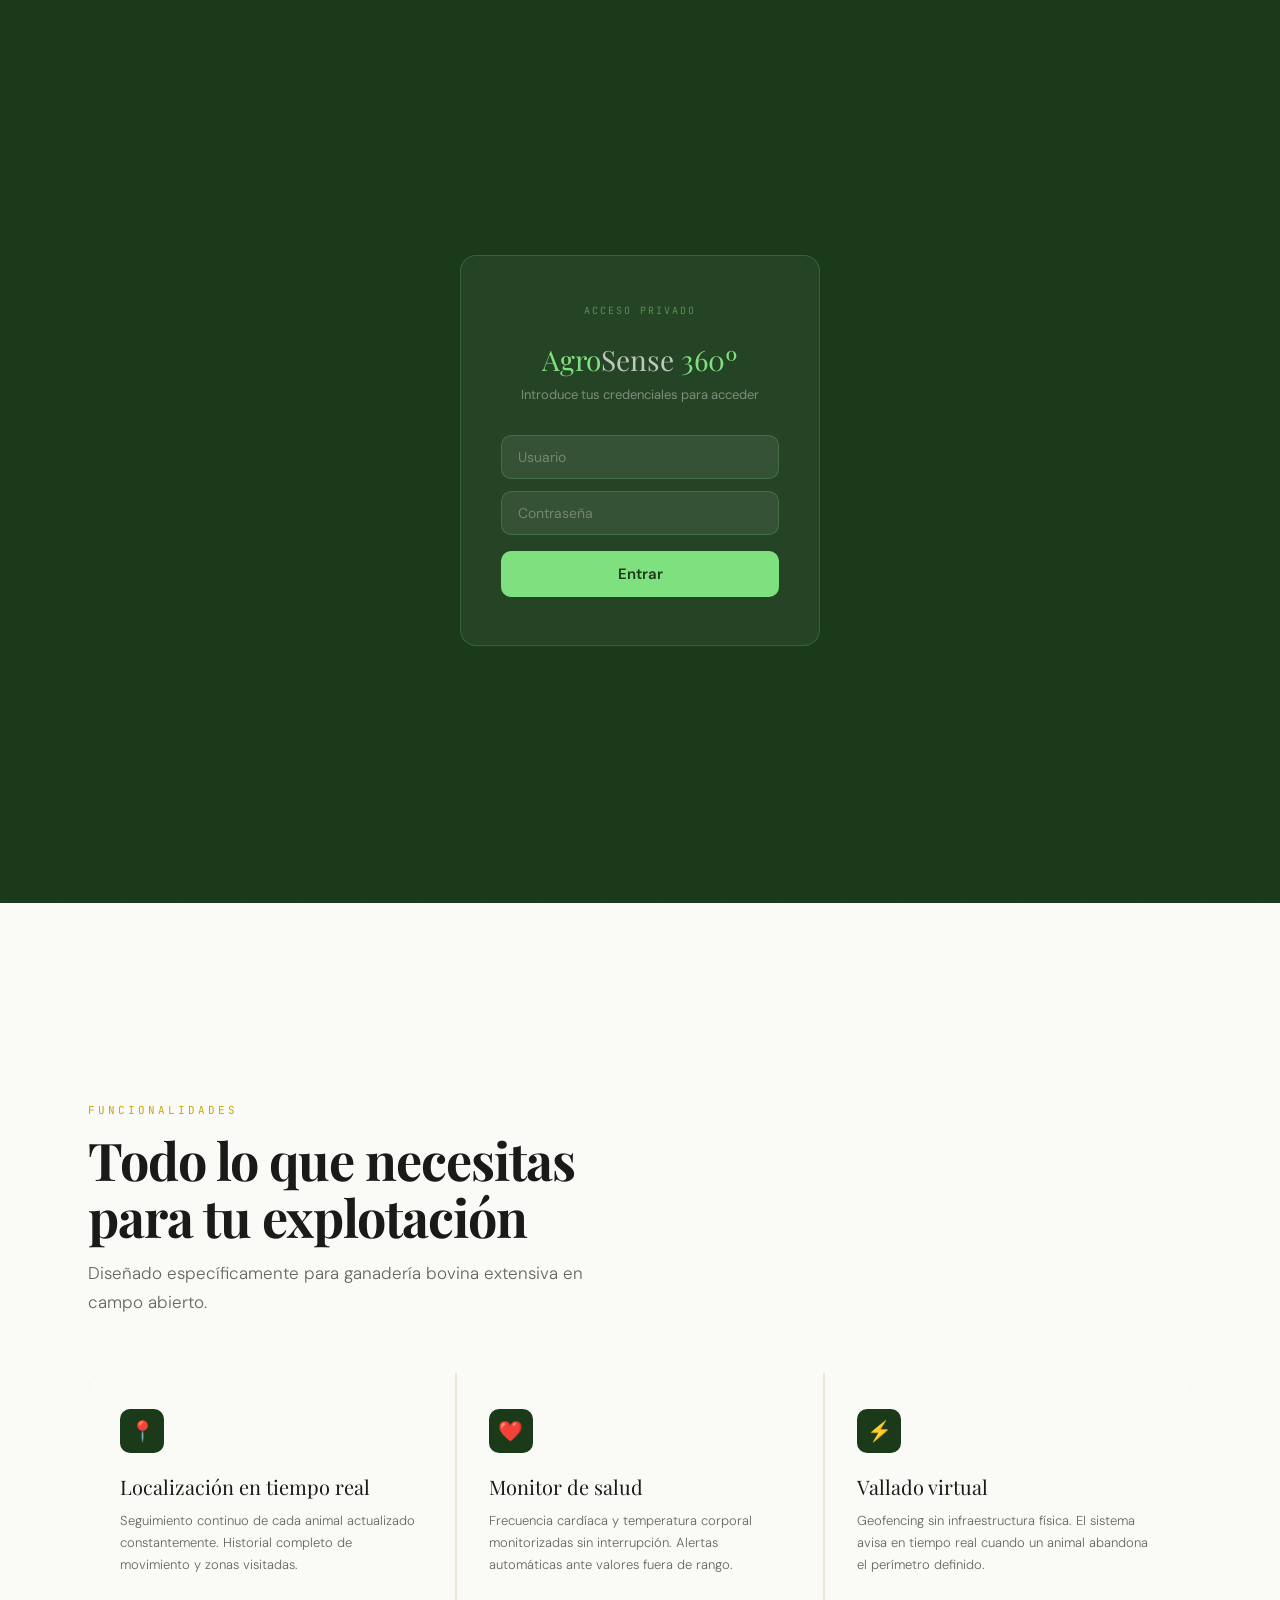
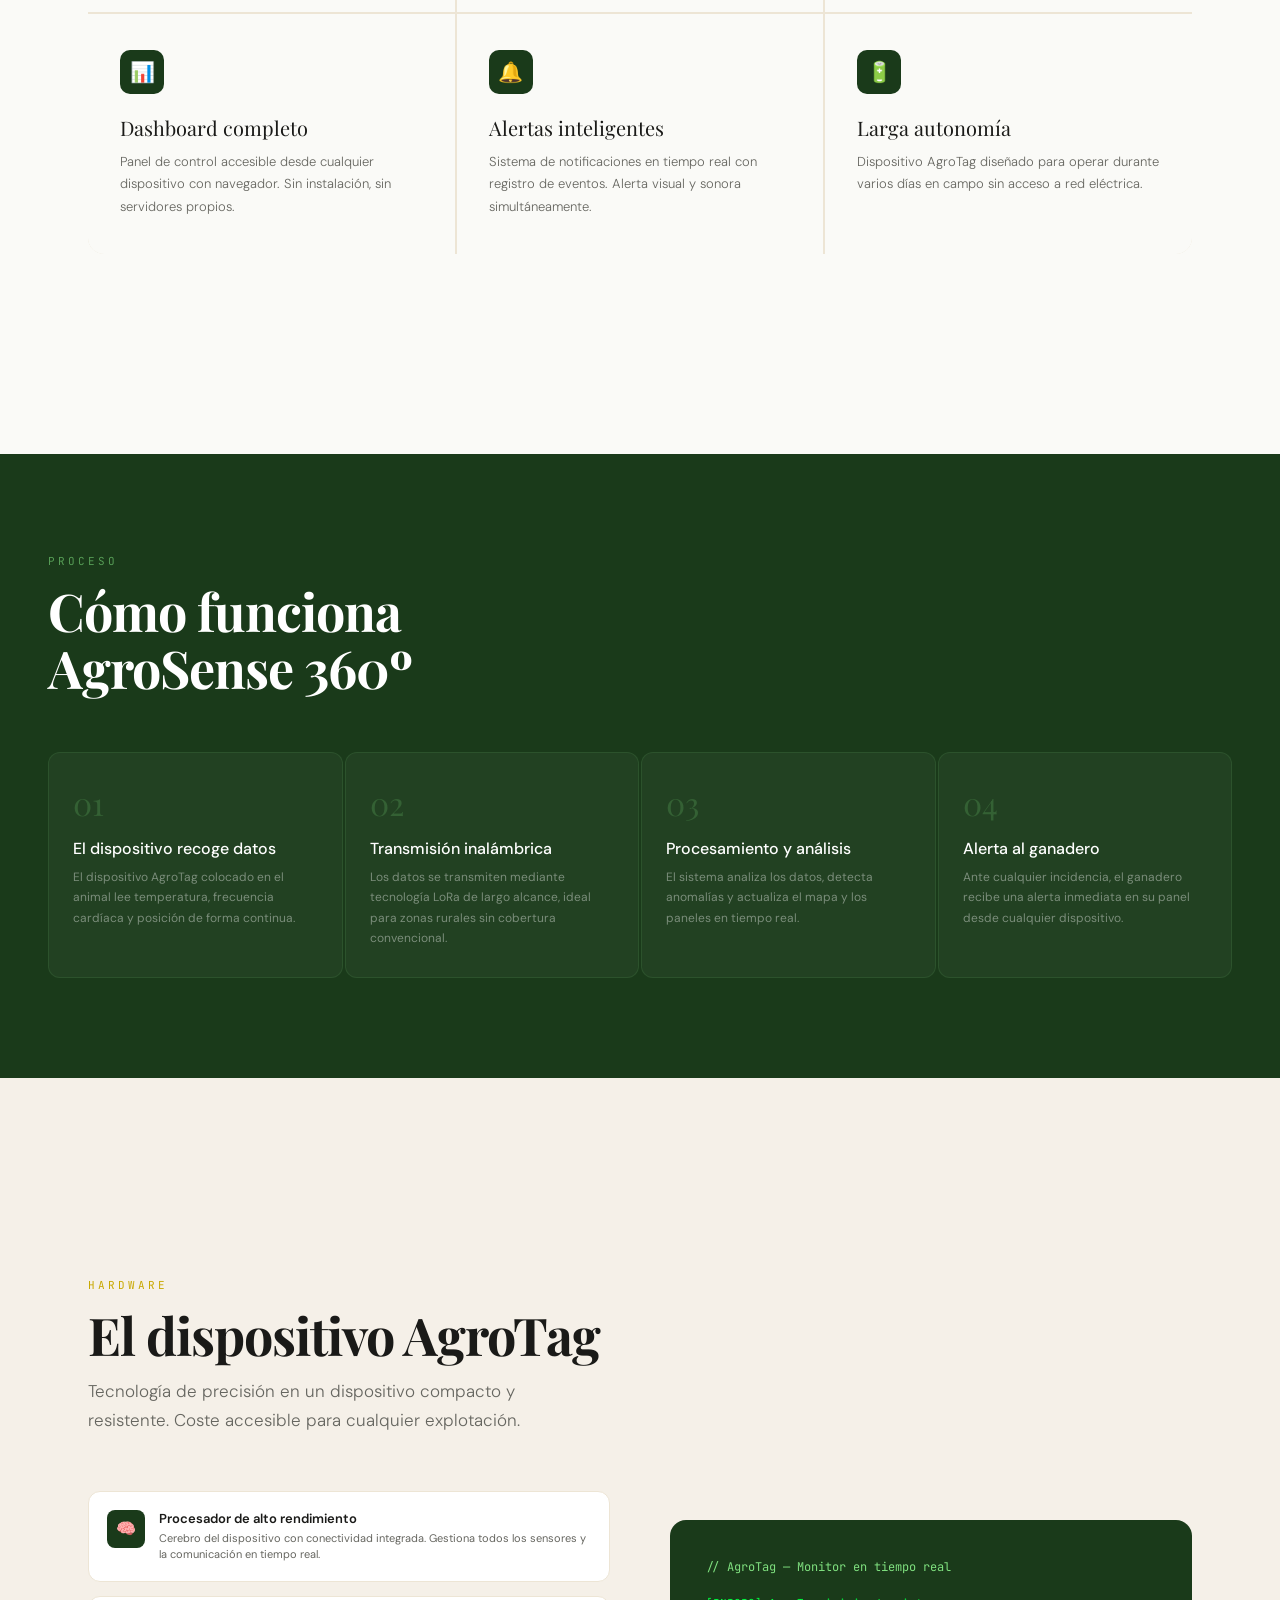
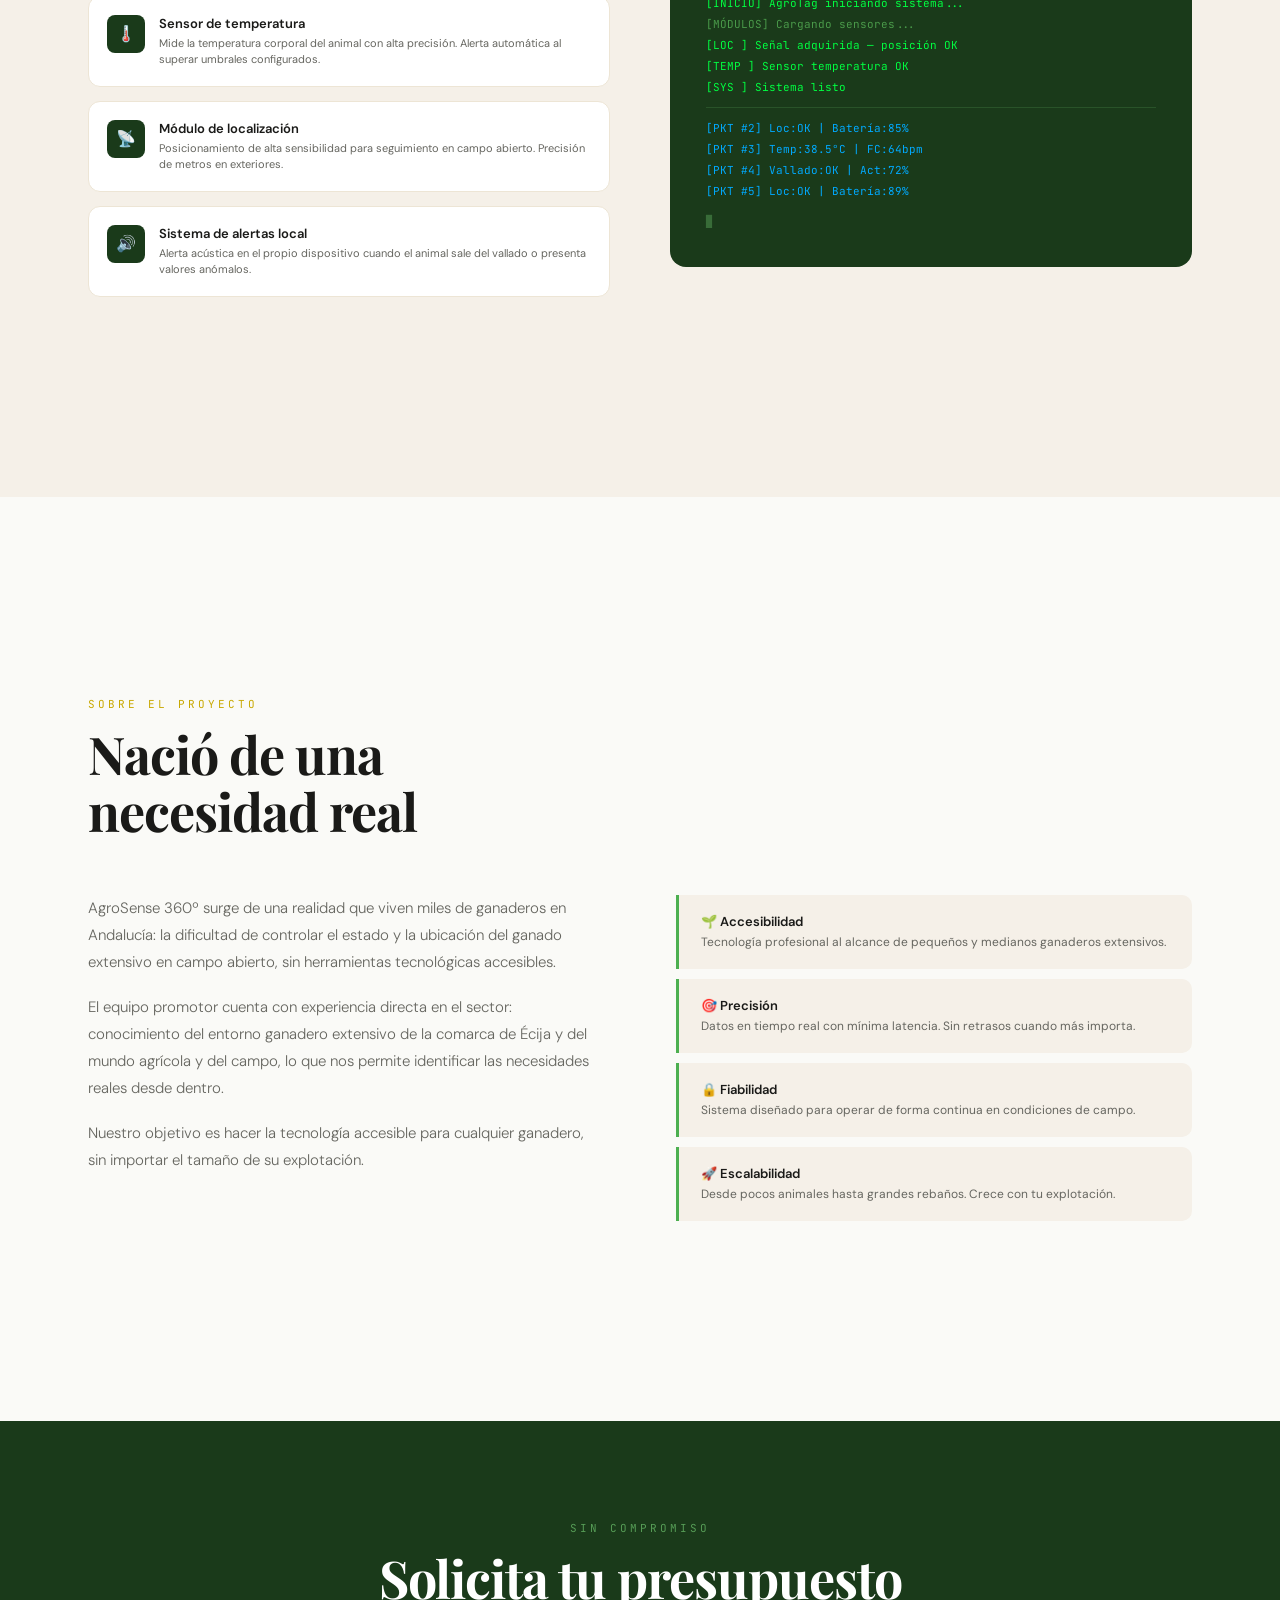
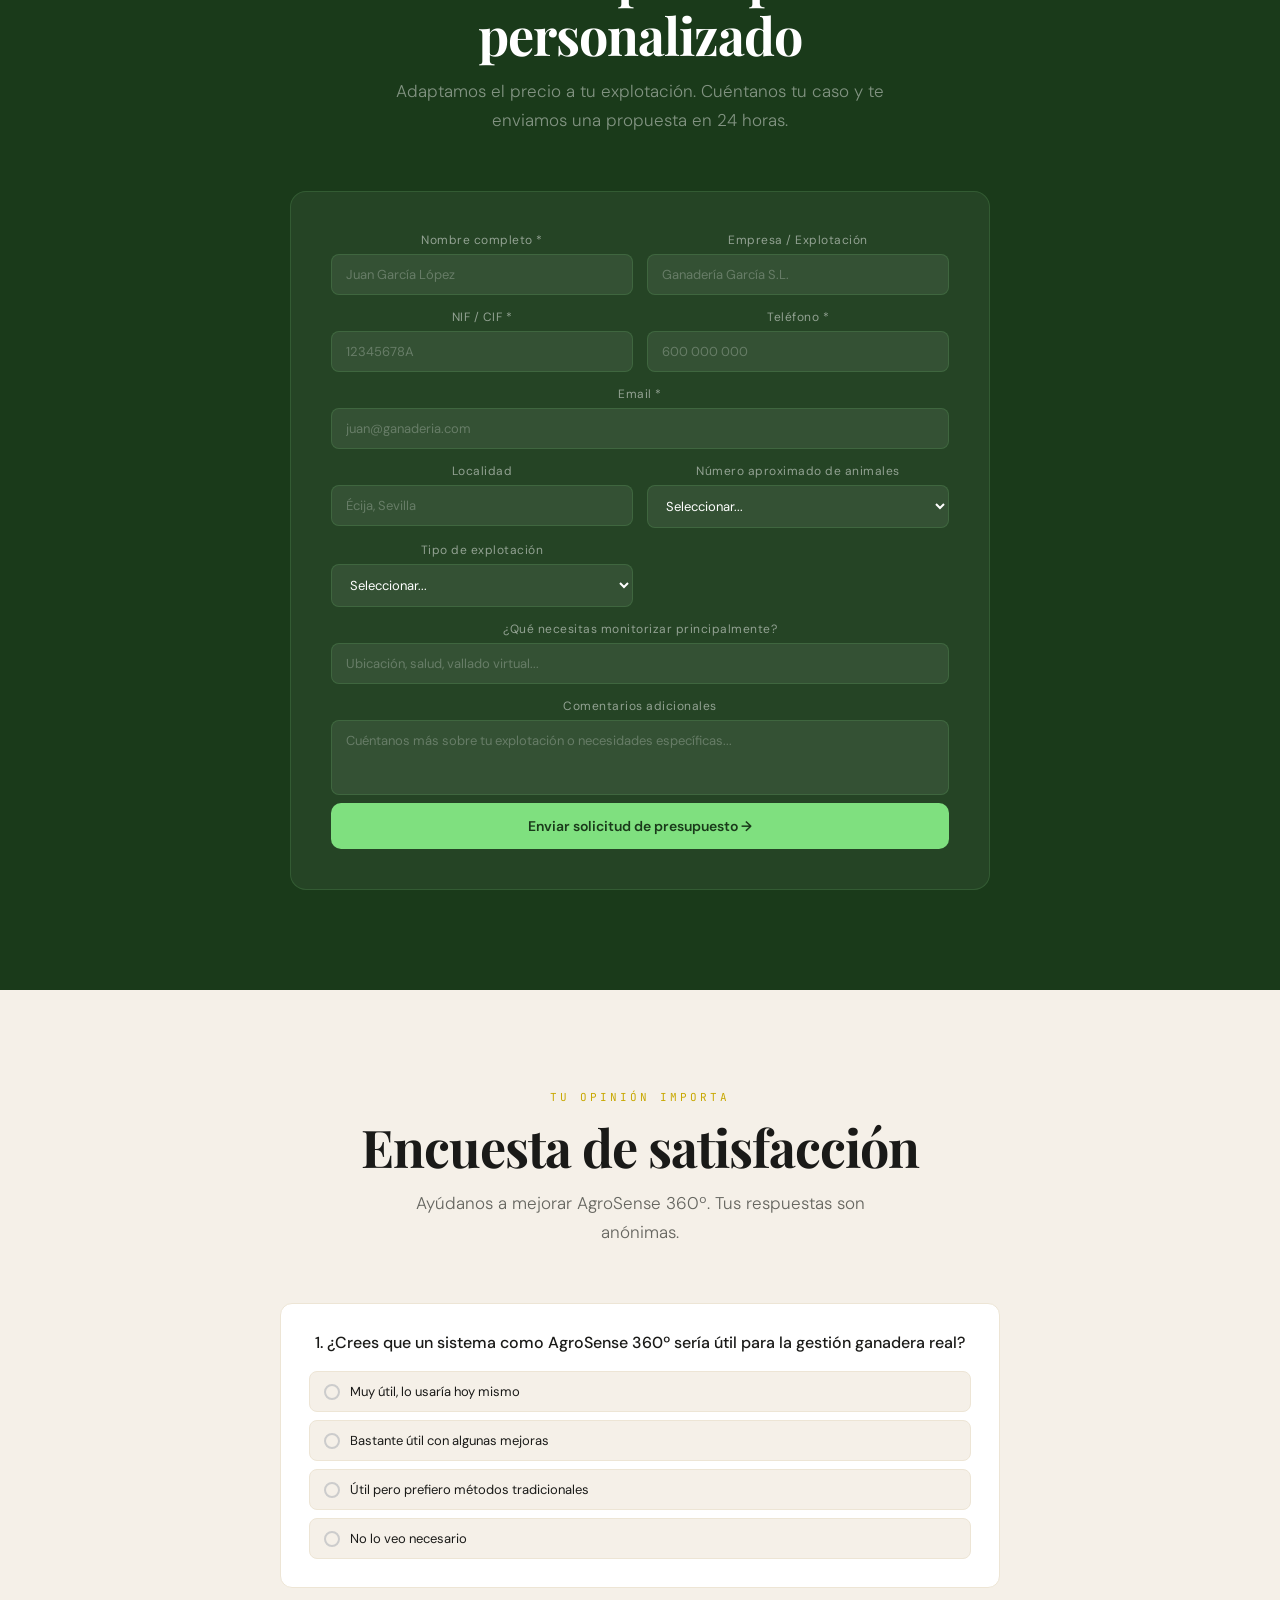
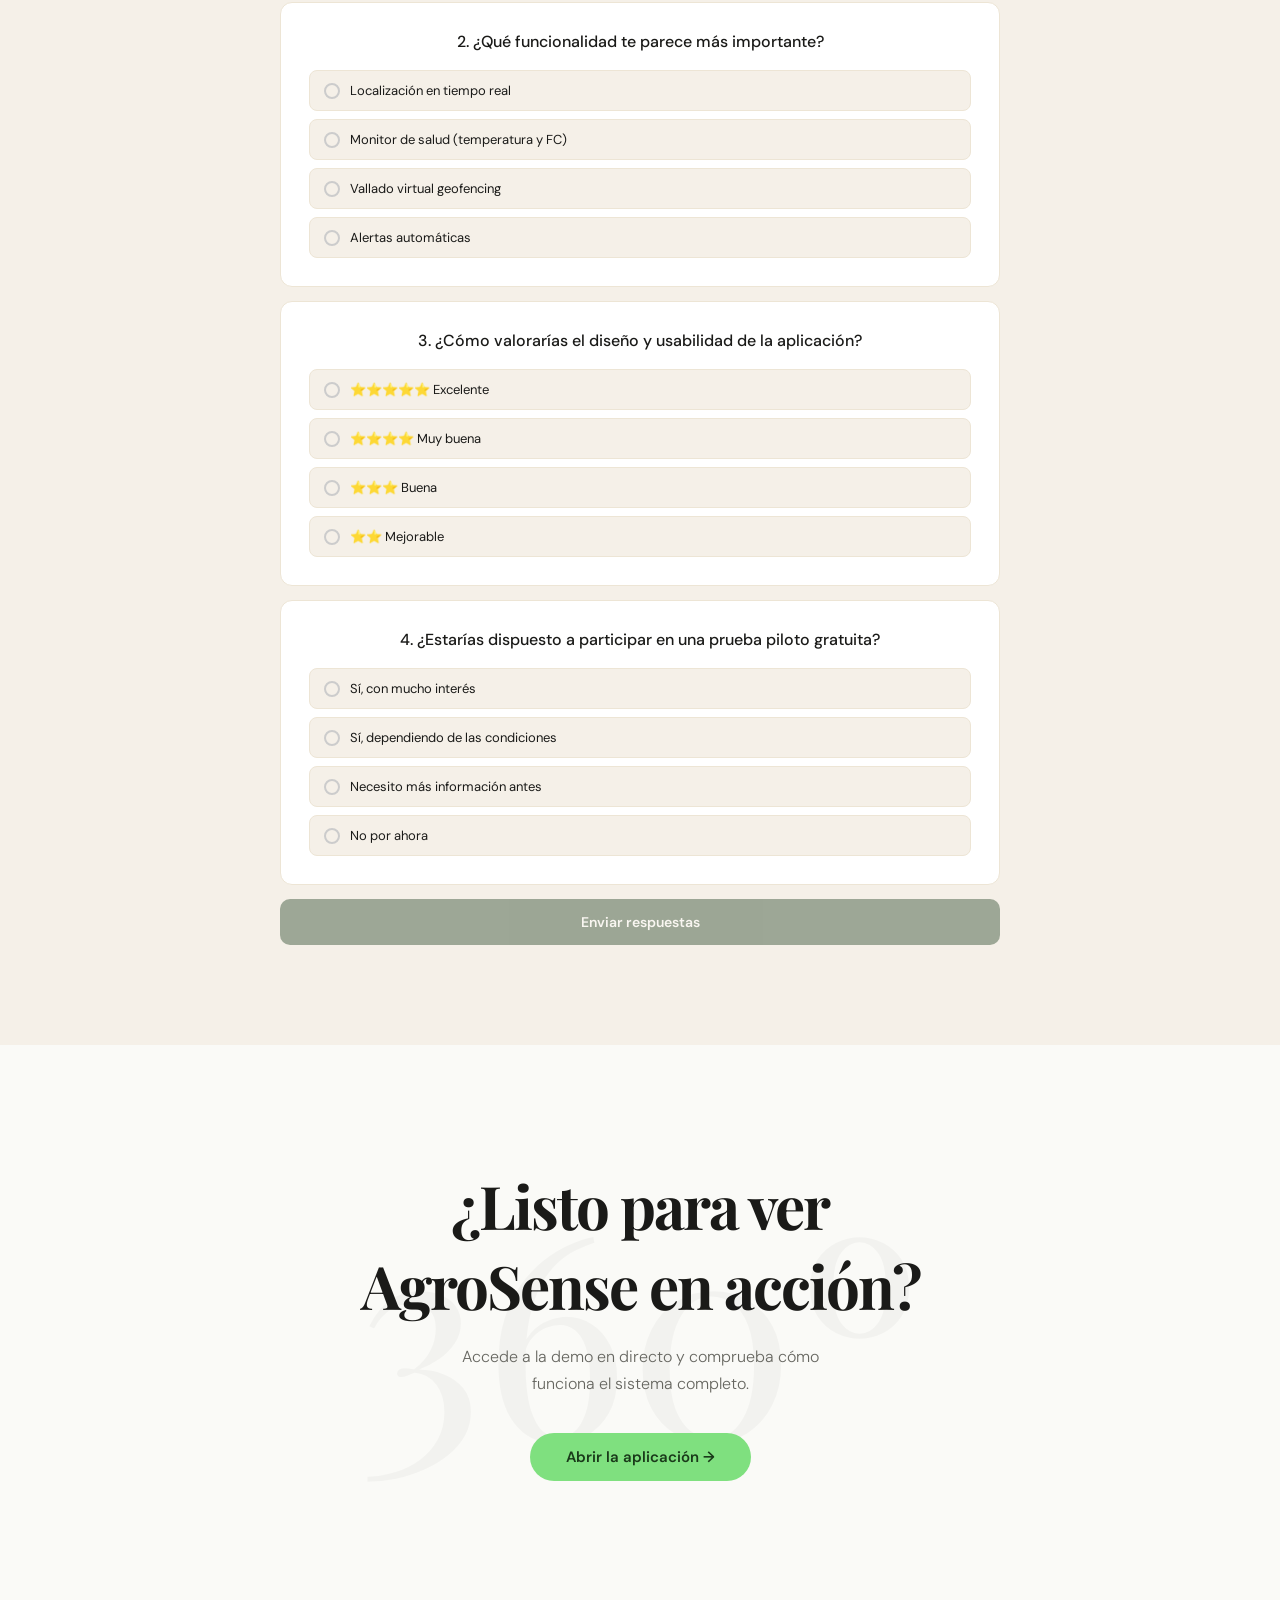
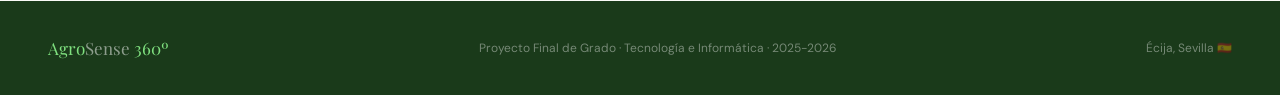
<file: landing.html>
<!DOCTYPE html>
<html lang="es">
<head>
<meta charset="UTF-8">
<meta name="viewport" content="width=device-width, initial-scale=1.0">
<title>AgroSense 360º — Ganadería de Precisión</title>
<link href="https://fonts.googleapis.com/css2?family=Playfair+Display:ital,wght@0,400;0,700;1,400&family=DM+Sans:wght@300;400;500;600&family=JetBrains+Mono:wght@400;500&display=swap" rel="stylesheet">
<style>
:root{--verde:#1a3a1a;--verde2:#2d5a2d;--verde3:#4caf50;--verde4:#7fe07f;--crema:#f5f0e8;--crema2:#ede5d5;--blanco:#fafaf7;--texto:#1a1a18;--gris:#666660;--dorado:#c8a800;}
*{box-sizing:border-box;margin:0;padding:0;}
html{scroll-behavior:smooth;}
body{background:var(--blanco);color:var(--texto);font-family:'DM Sans',sans-serif;overflow-x:hidden;}
#loginOverlay{position:fixed;inset:0;z-index:9999;background:var(--verde);display:flex;align-items:center;justify-content:center;flex-direction:column;transition:opacity 0.6s ease,visibility 0.6s ease;}
#loginOverlay.hidden{opacity:0;visibility:hidden;pointer-events:none;}
.login-box{background:rgba(255,255,255,0.05);border:1px solid rgba(127,224,127,0.2);border-radius:16px;padding:48px 40px;width:360px;text-align:center;}
.login-logo{font-family:'Playfair Display',serif;font-size:28px;color:var(--verde4);margin-bottom:8px;}
.login-logo span{color:rgba(255,255,255,0.7);}
.login-sub{font-size:13px;color:rgba(255,255,255,0.4);margin-bottom:32px;}
.login-tag{font-family:'JetBrains Mono',monospace;font-size:10px;color:rgba(127,224,127,0.5);letter-spacing:2px;margin-bottom:24px;}
.login-input{width:100%;padding:12px 16px;background:rgba(255,255,255,0.08);border:1px solid rgba(127,224,127,0.2);border-radius:10px;color:#fff;font-size:14px;margin-bottom:12px;outline:none;font-family:'DM Sans',sans-serif;transition:border 0.2s;}
.login-input::placeholder{color:rgba(255,255,255,0.3);}
.login-input:focus{border-color:var(--verde4);}
.login-btn{width:100%;padding:13px;background:var(--verde4);color:var(--verde);border:none;border-radius:10px;font-size:15px;font-weight:600;cursor:pointer;font-family:'DM Sans',sans-serif;transition:all 0.2s;margin-top:4px;}
.login-btn:hover{background:#fff;}
.login-error{color:#ff7777;font-size:12px;margin-top:8px;display:none;}
nav{position:fixed;top:0;left:0;right:0;z-index:100;background:rgba(26,58,26,0.96);backdrop-filter:blur(10px);display:flex;align-items:center;justify-content:space-between;padding:16px 48px;border-bottom:1px solid rgba(127,224,127,0.1);}
.nav-logo{font-family:'Playfair Display',serif;font-size:20px;color:var(--verde4);text-decoration:none;}
.nav-logo span{color:rgba(255,255,255,0.7);}
.nav-links{display:flex;gap:28px;}
.nav-links a{color:rgba(255,255,255,0.5);text-decoration:none;font-size:13px;transition:color 0.2s;}
.nav-links a:hover{color:var(--verde4);}
.nav-app-btn{background:var(--verde4);color:var(--verde);padding:8px 20px;border-radius:100px;font-size:13px;font-weight:600;text-decoration:none;transition:all 0.2s;}
.nav-app-btn:hover{background:#fff;}
.hero{min-height:100vh;background:var(--verde);display:flex;flex-direction:column;position:relative;overflow:hidden;padding-top:72px;}
.hero-grid{position:absolute;inset:0;background-image:linear-gradient(rgba(127,224,127,0.03) 1px,transparent 1px),linear-gradient(90deg,rgba(127,224,127,0.03) 1px,transparent 1px);background-size:60px 60px;}
.hero-glow{position:absolute;top:20%;right:10%;width:500px;height:500px;background:radial-gradient(circle,rgba(76,175,80,0.12) 0%,transparent 70%);pointer-events:none;}
.hero-content{flex:1;display:flex;flex-direction:column;align-items:center;justify-content:center;text-align:center;padding:80px 48px;position:relative;z-index:2;}
.hero-tag{display:inline-flex;align-items:center;gap:8px;background:rgba(127,224,127,0.1);border:1px solid rgba(127,224,127,0.2);color:var(--verde4);padding:6px 18px;border-radius:100px;font-size:11px;font-family:'JetBrains Mono',monospace;letter-spacing:2px;margin-bottom:32px;}
.hero-tag-dot{width:6px;height:6px;border-radius:50%;background:var(--verde4);animation:pulse 1.5s infinite;}
@keyframes pulse{0%,100%{opacity:1}50%{opacity:0.4}}
.hero-title{font-family:'Playfair Display',serif;font-size:clamp(48px,8vw,88px);color:#fff;line-height:1.05;letter-spacing:-2px;margin-bottom:24px;}
.hero-title em{color:var(--verde4);font-style:italic;}
.hero-sub{font-size:18px;color:rgba(255,255,255,0.5);max-width:520px;line-height:1.7;margin-bottom:48px;font-weight:300;}
.hero-btns{display:flex;gap:14px;flex-wrap:wrap;justify-content:center;}
.btn-primary{background:var(--verde4);color:var(--verde);padding:14px 32px;border-radius:100px;font-size:15px;font-weight:600;text-decoration:none;transition:all 0.2s;border:none;cursor:pointer;font-family:'DM Sans',sans-serif;}
.btn-primary:hover{background:#fff;transform:translateY(-2px);}
.btn-outline{background:transparent;color:rgba(255,255,255,0.7);padding:14px 32px;border-radius:100px;font-size:15px;text-decoration:none;border:1px solid rgba(255,255,255,0.2);transition:all 0.2s;}
.btn-outline:hover{border-color:var(--verde4);color:var(--verde4);}
.hero-stats{position:relative;z-index:2;display:flex;justify-content:center;border-top:1px solid rgba(127,224,127,0.1);padding:28px 48px;flex-wrap:wrap;}
.hero-stat{text-align:center;padding:0 40px;border-right:1px solid rgba(127,224,127,0.1);}
.hero-stat:last-child{border-right:none;}
.hero-stat-n{font-family:'Playfair Display',serif;font-size:32px;color:var(--verde4);}
.hero-stat-l{font-size:12px;color:rgba(255,255,255,0.4);margin-top:4px;}
.section{padding:100px 48px;max-width:1200px;margin:0 auto;}
.section-label{font-family:'JetBrains Mono',monospace;font-size:11px;color:var(--dorado);letter-spacing:3px;text-transform:uppercase;margin-bottom:14px;}
.section-title{font-family:'Playfair Display',serif;font-size:clamp(32px,5vw,52px);line-height:1.1;letter-spacing:-1px;margin-bottom:14px;}
.section-sub{font-size:17px;color:var(--gris);max-width:500px;line-height:1.7;font-weight:300;}
.features-wrap{padding:100px 0;background:var(--blanco);}
.features-grid{display:grid;grid-template-columns:repeat(3,1fr);gap:2px;margin-top:56px;background:var(--crema2);border-radius:16px;overflow:hidden;}
.feat-card{background:var(--blanco);padding:36px 32px;transition:background 0.2s;}
.feat-card:hover{background:var(--crema);}
.feat-icon{width:44px;height:44px;background:var(--verde);border-radius:10px;display:flex;align-items:center;justify-content:center;font-size:20px;margin-bottom:20px;}
.feat-title{font-family:'Playfair Display',serif;font-size:20px;margin-bottom:10px;}
.feat-desc{font-size:13px;color:var(--gris);line-height:1.7;font-weight:300;}
.how-wrap{background:var(--verde);padding:100px 48px;}
.how-steps{display:grid;grid-template-columns:repeat(4,1fr);gap:2px;margin-top:56px;}
.how-step{background:rgba(255,255,255,0.04);border:1px solid rgba(127,224,127,0.1);border-radius:12px;padding:28px 24px;}
.how-num{font-family:'Playfair Display',serif;font-size:32px;color:rgba(127,224,127,0.2);margin-bottom:14px;}
.how-title{font-size:16px;font-weight:500;color:#fff;margin-bottom:8px;}
.how-desc{font-size:12px;color:rgba(255,255,255,0.4);line-height:1.7;}
.device-wrap{padding:100px 0;background:var(--crema);}
.device-grid{display:grid;grid-template-columns:1fr 1fr;gap:60px;margin-top:56px;align-items:center;}
.device-list{list-style:none;display:flex;flex-direction:column;gap:14px;}
.device-item{display:flex;align-items:flex-start;gap:14px;padding:18px;background:#fff;border-radius:12px;border:1px solid var(--crema2);}
.device-item-icon{width:38px;height:38px;flex-shrink:0;background:var(--verde);border-radius:8px;display:flex;align-items:center;justify-content:center;font-size:16px;}
.device-item-title{font-size:13px;font-weight:600;margin-bottom:3px;}
.device-item-desc{font-size:11px;color:var(--gris);line-height:1.5;}
.device-visual{background:var(--verde);border-radius:16px;padding:36px;font-family:'JetBrains Mono',monospace;font-size:11px;color:#4a9a4a;line-height:1.9;min-height:320px;display:flex;flex-direction:column;justify-content:center;}
.dv-ok{color:#00ff41;}.dv-send{color:#00aaff;}.dv-warn{color:#ff9800;}
.about-wrap{padding:100px 0;}
.about-grid{display:grid;grid-template-columns:1fr 1fr;gap:72px;margin-top:56px;align-items:start;}
.about-text p{font-size:15px;color:var(--gris);line-height:1.8;margin-bottom:18px;font-weight:300;}
.about-values{display:flex;flex-direction:column;gap:10px;}
.val-item{padding:18px 22px;border-left:3px solid var(--verde3);background:var(--crema);border-radius:0 10px 10px 0;}
.val-title{font-size:13px;font-weight:600;margin-bottom:3px;}
.val-desc{font-size:12px;color:var(--gris);line-height:1.5;}
.budget-wrap{background:var(--verde);padding:100px 48px;}
.budget-form{max-width:700px;margin:56px auto 0;background:rgba(255,255,255,0.05);border:1px solid rgba(127,224,127,0.15);border-radius:16px;padding:40px;}
.form-grid{display:grid;grid-template-columns:1fr 1fr;gap:14px;}
.form-group{display:flex;flex-direction:column;gap:6px;}
.form-group.full{grid-column:1/-1;}
.form-label{font-size:12px;color:rgba(255,255,255,0.5);letter-spacing:0.5px;}
.form-input{padding:11px 14px;background:rgba(255,255,255,0.07);border:1px solid rgba(127,224,127,0.15);border-radius:8px;color:#fff;font-size:13px;outline:none;font-family:'DM Sans',sans-serif;transition:border 0.2s;resize:none;}
.form-input::placeholder{color:rgba(255,255,255,0.25);}
.form-input:focus{border-color:var(--verde4);}
.form-submit{width:100%;padding:14px;background:var(--verde4);color:var(--verde);border:none;border-radius:10px;font-size:14px;font-weight:600;cursor:pointer;font-family:'DM Sans',sans-serif;transition:all 0.2s;margin-top:8px;}
.form-submit:hover{background:#fff;}
.form-thanks{text-align:center;padding:32px;background:rgba(127,224,127,0.08);border:1px solid rgba(127,224,127,0.2);border-radius:12px;color:var(--verde4);font-size:16px;display:none;max-width:700px;margin:16px auto 0;}
.form-thanks.show{display:block;}
.survey-wrap{padding:100px 48px;background:var(--crema);}
.survey-cards{max-width:720px;margin:56px auto 0;}
.s-card{background:#fff;border:1px solid var(--crema2);border-radius:12px;padding:28px;margin-bottom:14px;}
.s-q{font-size:16px;font-weight:500;margin-bottom:18px;}
.s-opts{display:flex;flex-direction:column;gap:8px;}
.s-opt{display:flex;align-items:center;gap:10px;padding:11px 14px;background:var(--crema);border:1px solid var(--crema2);border-radius:8px;cursor:pointer;transition:all 0.15s;font-size:13px;}
.s-opt:hover{border-color:var(--verde3);background:#fff;}
.s-opt.sel{border-color:var(--verde3);background:#e8f5e9;color:var(--verde);}
.s-circle{width:16px;height:16px;border-radius:50%;border:2px solid #ccc;flex-shrink:0;display:flex;align-items:center;justify-content:center;transition:all 0.15s;}
.s-opt.sel .s-circle{background:var(--verde3);border-color:var(--verde3);}
.s-opt.sel .s-circle::after{content:'✓';font-size:9px;color:#fff;font-weight:700;}
.s-result{display:none;margin-top:8px;}
.s-result.show{display:block;}
.s-r-row{display:flex;align-items:center;gap:8px;margin-bottom:5px;font-size:11px;color:var(--gris);}
.s-r-bar{flex:1;height:5px;background:var(--crema2);border-radius:3px;overflow:hidden;}
.s-r-fill{height:100%;background:var(--verde3);border-radius:3px;transition:width 1s ease;}
.s-r-pct{font-family:'JetBrains Mono',monospace;font-size:10px;color:var(--verde);width:30px;text-align:right;}
.survey-submit{display:block;width:100%;max-width:720px;margin:0 auto;padding:14px;background:var(--verde);color:#fff;border:none;border-radius:10px;font-size:14px;font-weight:600;cursor:pointer;font-family:'DM Sans',sans-serif;transition:all 0.2s;}
.survey-submit:hover{background:var(--verde2);}
.survey-submit:disabled{opacity:0.4;cursor:not-allowed;}
.survey-thanks{text-align:center;padding:24px;background:#e8f5e9;border-radius:12px;color:var(--verde);font-size:14px;display:none;max-width:720px;margin:12px auto 0;}
.survey-thanks.show{display:block;}
.cta-wrap{padding:120px 48px;text-align:center;background:var(--blanco);position:relative;overflow:hidden;}
.cta-wrap::before{content:'360º';position:absolute;font-family:'Playfair Display',serif;font-size:280px;color:rgba(0,0,0,0.03);top:50%;left:50%;transform:translate(-50%,-50%);white-space:nowrap;pointer-events:none;}
.cta-title{font-family:'Playfair Display',serif;font-size:clamp(36px,6vw,60px);letter-spacing:-2px;margin-bottom:18px;}
.cta-sub{font-size:16px;color:var(--gris);max-width:420px;margin:0 auto 36px;line-height:1.7;font-weight:300;}
footer{background:var(--verde);color:rgba(255,255,255,0.4);padding:36px 48px;display:flex;align-items:center;justify-content:space-between;font-size:12px;flex-wrap:wrap;gap:12px;}
.footer-logo{font-family:'Playfair Display',serif;font-size:17px;color:var(--verde4);}
.footer-logo span{color:rgba(255,255,255,0.5);}
.fade-in{opacity:0;transform:translateY(24px);transition:opacity 0.6s ease,transform 0.6s ease;}
.fade-in.visible{opacity:1;transform:translateY(0);}
@media(max-width:768px){nav{padding:14px 20px;}.nav-links{display:none;}.hero-content{padding:60px 20px;}.hero-stats{padding:20px;}.hero-stat{padding:0 16px;}.section{padding:60px 20px;}.features-grid,.how-steps,.device-grid,.about-grid{grid-template-columns:1fr;}.how-wrap,.budget-wrap,.survey-wrap,.cta-wrap{padding:60px 20px;}.form-grid{grid-template-columns:1fr;}footer{padding:24px 20px;flex-direction:column;text-align:center;}}
</style>
</head>
<body>

<div id="loginOverlay">
  <div class="login-box">
    <div class="login-tag">ACCESO PRIVADO</div>
    <div class="login-logo">Agro<span>Sense</span> 360º</div>
    <div class="login-sub">Introduce tus credenciales para acceder</div>
    <input class="login-input" id="loginUser" type="text" placeholder="Usuario" autocomplete="off">
    <input class="login-input" id="loginPass" type="password" placeholder="Contraseña">
    <button class="login-btn" onclick="doLogin()">Entrar</button>
    <div class="login-error" id="loginError">Usuario o contraseña incorrectos</div>
  </div>
</div>

<nav>
  <a href="#" class="nav-logo">Agro<span>Sense</span> 360º</a>
  <div class="nav-links">
    <a href="#funciones">Funciones</a>
    <a href="#dispositivo">Dispositivo</a>
    <a href="#nosotros">Nosotros</a>
    <a href="#presupuesto">Presupuesto</a>
    <a href="#encuesta">Encuesta</a>
  </div>
  <a href="index.html" class="nav-app-btn">Abrir App →</a>
</nav>

<section class="hero">
  <div class="hero-grid"></div>
  <div class="hero-glow" style="position:absolute;top:20%;right:10%;width:500px;height:500px;background:radial-gradient(circle,rgba(76,175,80,0.12) 0%,transparent 70%);pointer-events:none;"></div>
  <div class="hero-content">
    <div class="hero-tag"><span class="hero-tag-dot"></span>SISTEMA DE MONITORIZACIÓN GANADERA</div>
    <h1 class="hero-title">Tu ganado bajo<br><em>control total</em><br>desde cualquier lugar</h1>
    <p class="hero-sub">AgroSense 360º monitoriza la salud, posición y comportamiento de tu ganado bovino extensivo en tiempo real mediante tecnología de última generación.</p>
    <div class="hero-btns">
      <a href="#presupuesto" class="btn-primary">Solicitar presupuesto</a>
      <a href="#funciones" class="btn-outline">Conocer más ↓</a>
    </div>
  </div>
  <div class="hero-stats">
    <div class="hero-stat"><div class="hero-stat-n">24/7</div><div class="hero-stat-l">Monitorización continua</div></div>
    <div class="hero-stat"><div class="hero-stat-n">&lt;2s</div><div class="hero-stat-l">Latencia de datos</div></div>
    <div class="hero-stat"><div class="hero-stat-n">Bajo</div><div class="hero-stat-l">Coste por dispositivo</div></div>
    <div class="hero-stat"><div class="hero-stat-n">360º</div><div class="hero-stat-l">Cobertura total</div></div>
  </div>
</section>

<div class="features-wrap" id="funciones">
  <div class="section">
    <div class="fade-in">
      <div class="section-label">Funcionalidades</div>
      <h2 class="section-title">Todo lo que necesitas<br>para tu explotación</h2>
      <p class="section-sub">Diseñado específicamente para ganadería bovina extensiva en campo abierto.</p>
    </div>
    <div class="features-grid fade-in">
      <div class="feat-card"><div class="feat-icon">📍</div><div class="feat-title">Localización en tiempo real</div><p class="feat-desc">Seguimiento continuo de cada animal actualizado constantemente. Historial completo de movimiento y zonas visitadas.</p></div>
      <div class="feat-card"><div class="feat-icon">❤️</div><div class="feat-title">Monitor de salud</div><p class="feat-desc">Frecuencia cardíaca y temperatura corporal monitorizadas sin interrupción. Alertas automáticas ante valores fuera de rango.</p></div>
      <div class="feat-card"><div class="feat-icon">⚡</div><div class="feat-title">Vallado virtual</div><p class="feat-desc">Geofencing sin infraestructura física. El sistema avisa en tiempo real cuando un animal abandona el perímetro definido.</p></div>
      <div class="feat-card"><div class="feat-icon">📊</div><div class="feat-title">Dashboard completo</div><p class="feat-desc">Panel de control accesible desde cualquier dispositivo con navegador. Sin instalación, sin servidores propios.</p></div>
      <div class="feat-card"><div class="feat-icon">🔔</div><div class="feat-title">Alertas inteligentes</div><p class="feat-desc">Sistema de notificaciones en tiempo real con registro de eventos. Alerta visual y sonora simultáneamente.</p></div>
      <div class="feat-card"><div class="feat-icon">🔋</div><div class="feat-title">Larga autonomía</div><p class="feat-desc">Dispositivo AgroTag diseñado para operar durante varios días en campo sin acceso a red eléctrica.</p></div>
    </div>
  </div>
</div>

<div class="how-wrap">
  <div style="max-width:1200px;margin:0 auto;">
    <div class="fade-in">
      <div class="section-label" style="color:rgba(127,224,127,0.6);">Proceso</div>
      <h2 class="section-title" style="color:#fff;">Cómo funciona<br>AgroSense 360º</h2>
    </div>
    <div class="how-steps fade-in">
      <div class="how-step"><div class="how-num">01</div><div class="how-title">El dispositivo recoge datos</div><p class="how-desc">El dispositivo AgroTag colocado en el animal lee temperatura, frecuencia cardíaca y posición de forma continua.</p></div>
      <div class="how-step"><div class="how-num">02</div><div class="how-title">Transmisión inalámbrica</div><p class="how-desc">Los datos se transmiten mediante tecnología LoRa de largo alcance, ideal para zonas rurales sin cobertura convencional.</p></div>
      <div class="how-step"><div class="how-num">03</div><div class="how-title">Procesamiento y análisis</div><p class="how-desc">El sistema analiza los datos, detecta anomalías y actualiza el mapa y los paneles en tiempo real.</p></div>
      <div class="how-step"><div class="how-num">04</div><div class="how-title">Alerta al ganadero</div><p class="how-desc">Ante cualquier incidencia, el ganadero recibe una alerta inmediata en su panel desde cualquier dispositivo.</p></div>
    </div>
  </div>
</div>

<div class="device-wrap" id="dispositivo">
  <div class="section">
    <div class="fade-in">
      <div class="section-label">Hardware</div>
      <h2 class="section-title">El dispositivo AgroTag</h2>
      <p class="section-sub">Tecnología de precisión en un dispositivo compacto y resistente. Coste accesible para cualquier explotación.</p>
    </div>
    <div class="device-grid fade-in">
      <ul class="device-list">
        <li class="device-item"><div class="device-item-icon">🧠</div><div><div class="device-item-title">Procesador de alto rendimiento</div><div class="device-item-desc">Cerebro del dispositivo con conectividad integrada. Gestiona todos los sensores y la comunicación en tiempo real.</div></div></li>
        <li class="device-item"><div class="device-item-icon">🌡️</div><div><div class="device-item-title">Sensor de temperatura</div><div class="device-item-desc">Mide la temperatura corporal del animal con alta precisión. Alerta automática al superar umbrales configurados.</div></div></li>
        <li class="device-item"><div class="device-item-icon">📡</div><div><div class="device-item-title">Módulo de localización</div><div class="device-item-desc">Posicionamiento de alta sensibilidad para seguimiento en campo abierto. Precisión de metros en exteriores.</div></div></li>
        <li class="device-item"><div class="device-item-icon">🔊</div><div><div class="device-item-title">Sistema de alertas local</div><div class="device-item-desc">Alerta acústica en el propio dispositivo cuando el animal sale del vallado o presenta valores anómalos.</div></div></li>
      </ul>
      <div class="device-visual">
        <div style="color:var(--verde4);margin-bottom:14px;font-size:12px;">// AgroTag — Monitor en tiempo real</div>
        <div class="dv-ok">[INICIO] AgroTag iniciando sistema...</div>
        <div>[MÓDULOS] Cargando sensores...</div>
        <div class="dv-ok">[LOC  ] Señal adquirida — posición OK</div>
        <div class="dv-ok">[TEMP ] Sensor temperatura OK</div>
        <div class="dv-ok">[SYS  ] Sistema listo</div>
        <div style="margin:10px 0;border-top:1px solid rgba(127,224,127,0.15);"></div>
        <div class="dv-send" id="dl1">[PKT #1] Temp:38.4°C | FC:62bpm</div>
        <div class="dv-send" id="dl2">[PKT #2] Loc:OK | Batería:85%</div>
        <div class="dv-send" id="dl3">[PKT #3] Temp:38.5°C | FC:64bpm</div>
        <div class="dv-send" id="dl4">[PKT #4] Vallado:OK | Act:72%</div>
        <div style="margin-top:10px;color:rgba(127,224,127,0.3);font-size:10px;" id="cur">█</div>
      </div>
    </div>
  </div>
</div>

<div class="about-wrap" id="nosotros">
  <div class="section">
    <div class="fade-in">
      <div class="section-label">Sobre el proyecto</div>
      <h2 class="section-title">Nació de una<br>necesidad real</h2>
    </div>
    <div class="about-grid fade-in">
      <div class="about-text">
        <p>AgroSense 360º surge de una realidad que viven miles de ganaderos en Andalucía: la dificultad de controlar el estado y la ubicación del ganado extensivo en campo abierto, sin herramientas tecnológicas accesibles.</p>
        <p>El equipo promotor cuenta con experiencia directa en el sector: conocimiento del entorno ganadero extensivo de la comarca de Écija y del mundo agrícola y del campo, lo que nos permite identificar las necesidades reales desde dentro.</p>
        <p>Nuestro objetivo es hacer la tecnología accesible para cualquier ganadero, sin importar el tamaño de su explotación.</p>
      </div>
      <div class="about-values">
        <div class="val-item"><div class="val-title">🌱 Accesibilidad</div><div class="val-desc">Tecnología profesional al alcance de pequeños y medianos ganaderos extensivos.</div></div>
        <div class="val-item"><div class="val-title">🎯 Precisión</div><div class="val-desc">Datos en tiempo real con mínima latencia. Sin retrasos cuando más importa.</div></div>
        <div class="val-item"><div class="val-title">🔒 Fiabilidad</div><div class="val-desc">Sistema diseñado para operar de forma continua en condiciones de campo.</div></div>
        <div class="val-item"><div class="val-title">🚀 Escalabilidad</div><div class="val-desc">Desde pocos animales hasta grandes rebaños. Crece con tu explotación.</div></div>
      </div>
    </div>
  </div>
</div>

<div class="budget-wrap" id="presupuesto">
  <div style="max-width:1200px;margin:0 auto;text-align:center;">
    <div class="fade-in">
      <div class="section-label" style="color:rgba(127,224,127,0.6);">Sin compromiso</div>
      <h2 class="section-title" style="color:#fff;">Solicita tu presupuesto<br>personalizado</h2>
      <p class="section-sub" style="color:rgba(255,255,255,0.45);margin:0 auto;">Adaptamos el precio a tu explotación. Cuéntanos tu caso y te enviamos una propuesta en 24 horas.</p>
    </div>
    <div class="budget-form fade-in" id="budgetForm">
      <div class="form-grid">
        <div class="form-group"><label class="form-label">Nombre completo *</label><input class="form-input" id="f-nombre" type="text" placeholder="Juan García López"></div>
        <div class="form-group"><label class="form-label">Empresa / Explotación</label><input class="form-input" id="f-empresa" type="text" placeholder="Ganadería García S.L."></div>
        <div class="form-group"><label class="form-label">NIF / CIF *</label><input class="form-input" id="f-nif" type="text" placeholder="12345678A"></div>
        <div class="form-group"><label class="form-label">Teléfono *</label><input class="form-input" id="f-tel" type="tel" placeholder="600 000 000"></div>
        <div class="form-group full"><label class="form-label">Email *</label><input class="form-input" id="f-email" type="email" placeholder="juan@ganaderia.com"></div>
        <div class="form-group"><label class="form-label">Localidad</label><input class="form-input" id="f-loc" type="text" placeholder="Écija, Sevilla"></div>
        <div class="form-group"><label class="form-label">Número aproximado de animales</label><select class="form-input" id="f-animales" style="cursor:pointer;"><option value="">Seleccionar...</option><option>Menos de 20</option><option>Entre 20 y 100</option><option>Entre 100 y 300</option><option>Más de 300</option></select></div>
        <div class="form-group"><label class="form-label">Tipo de explotación</label><select class="form-input" id="f-tipo" style="cursor:pointer;"><option value="">Seleccionar...</option><option>Ganadería extensiva</option><option>Ganadería mixta</option><option>Cooperativa ganadera</option><option>Otro</option></select></div>
        <div class="form-group full"><label class="form-label">¿Qué necesitas monitorizar principalmente?</label><input class="form-input" id="f-necesidad" type="text" placeholder="Ubicación, salud, vallado virtual..."></div>
        <div class="form-group full"><label class="form-label">Comentarios adicionales</label><textarea class="form-input" id="f-comentarios" rows="3" placeholder="Cuéntanos más sobre tu explotación o necesidades específicas..."></textarea></div>
      </div>
      <button class="form-submit" onclick="submitForm()">Enviar solicitud de presupuesto →</button>
    </div>
    <div class="form-thanks" id="formThanks">✅ ¡Solicitud recibida! Nos pondremos en contacto contigo en menos de 24 horas con tu presupuesto personalizado.</div>
  </div>
</div>

<div class="survey-wrap" id="encuesta">
  <div style="max-width:1200px;margin:0 auto;text-align:center;">
    <div class="fade-in">
      <div class="section-label">Tu opinión importa</div>
      <h2 class="section-title">Encuesta de satisfacción</h2>
      <p class="section-sub" style="margin:0 auto;">Ayúdanos a mejorar AgroSense 360º. Tus respuestas son anónimas.</p>
    </div>
    <div class="survey-cards fade-in">
      <div class="s-card"><div class="s-q">1. ¿Crees que un sistema como AgroSense 360º sería útil para la gestión ganadera real?</div><div class="s-opts" id="q1o"><div class="s-opt" onclick="sel(this,'q1')"><span class="s-circle"></span>Muy útil, lo usaría hoy mismo</div><div class="s-opt" onclick="sel(this,'q1')"><span class="s-circle"></span>Bastante útil con algunas mejoras</div><div class="s-opt" onclick="sel(this,'q1')"><span class="s-circle"></span>Útil pero prefiero métodos tradicionales</div><div class="s-opt" onclick="sel(this,'q1')"><span class="s-circle"></span>No lo veo necesario</div></div><div class="s-result" id="q1r"></div></div>
      <div class="s-card"><div class="s-q">2. ¿Qué funcionalidad te parece más importante?</div><div class="s-opts" id="q2o"><div class="s-opt" onclick="sel(this,'q2')"><span class="s-circle"></span>Localización en tiempo real</div><div class="s-opt" onclick="sel(this,'q2')"><span class="s-circle"></span>Monitor de salud (temperatura y FC)</div><div class="s-opt" onclick="sel(this,'q2')"><span class="s-circle"></span>Vallado virtual geofencing</div><div class="s-opt" onclick="sel(this,'q2')"><span class="s-circle"></span>Alertas automáticas</div></div><div class="s-result" id="q2r"></div></div>
      <div class="s-card"><div class="s-q">3. ¿Cómo valorarías el diseño y usabilidad de la aplicación?</div><div class="s-opts" id="q3o"><div class="s-opt" onclick="sel(this,'q3')"><span class="s-circle"></span>⭐⭐⭐⭐⭐ Excelente</div><div class="s-opt" onclick="sel(this,'q3')"><span class="s-circle"></span>⭐⭐⭐⭐ Muy buena</div><div class="s-opt" onclick="sel(this,'q3')"><span class="s-circle"></span>⭐⭐⭐ Buena</div><div class="s-opt" onclick="sel(this,'q3')"><span class="s-circle"></span>⭐⭐ Mejorable</div></div><div class="s-result" id="q3r"></div></div>
      <div class="s-card"><div class="s-q">4. ¿Estarías dispuesto a participar en una prueba piloto gratuita?</div><div class="s-opts" id="q4o"><div class="s-opt" onclick="sel(this,'q4')"><span class="s-circle"></span>Sí, con mucho interés</div><div class="s-opt" onclick="sel(this,'q4')"><span class="s-circle"></span>Sí, dependiendo de las condiciones</div><div class="s-opt" onclick="sel(this,'q4')"><span class="s-circle"></span>Necesito más información antes</div><div class="s-opt" onclick="sel(this,'q4')"><span class="s-circle"></span>No por ahora</div></div><div class="s-result" id="q4r"></div></div>
      <button class="survey-submit" id="surveyBtn" onclick="submitSurvey()" disabled>Enviar respuestas</button>
      <div class="survey-thanks" id="surveyThanks">✅ ¡Gracias por participar! Tus respuestas nos ayudan a mejorar AgroSense 360º.</div>
    </div>
  </div>
</div>

<div class="cta-wrap">
  <div class="fade-in">
    <h2 class="cta-title">¿Listo para ver<br>AgroSense en acción?</h2>
    <p class="cta-sub">Accede a la demo en directo y comprueba cómo funciona el sistema completo.</p>
    <a href="index.html" class="btn-primary" style="font-size:15px;padding:14px 36px;display:inline-block;">Abrir la aplicación →</a>
  </div>
</div>

<footer>
  <div class="footer-logo">Agro<span>Sense</span> 360º</div>
  <div>Proyecto Final de Grado · Tecnología e Informática · 2025-2026</div>
  <div>Écija, Sevilla 🇪🇸</div>
</footer>

<script>
function doLogin(){
  const u=document.getElementById('loginUser').value.trim();
  const p=document.getElementById('loginPass').value.trim();
  const err=document.getElementById('loginError');
  if(u==='agrosense'&&p==='2026'){
    document.getElementById('loginOverlay').classList.add('hidden');
    sessionStorage.setItem('as360_auth','1');
  } else {
    err.style.display='block';
    document.getElementById('loginUser').style.borderColor='#ff7777';
    document.getElementById('loginPass').style.borderColor='#ff7777';
  }
}
document.getElementById('loginUser').addEventListener('keydown',e=>{if(e.key==='Enter')doLogin();});
document.getElementById('loginPass').addEventListener('keydown',e=>{if(e.key==='Enter')doLogin();});
if(sessionStorage.getItem('as360_auth')==='1'){document.getElementById('loginOverlay').classList.add('hidden');}
const obs=new IntersectionObserver(entries=>{entries.forEach(e=>{if(e.isIntersecting)e.target.classList.add('visible');});},{threshold:0.1});
document.querySelectorAll('.fade-in').forEach(el=>obs.observe(el));
let pkt=4,temp=38.4,hr=62;
const lines=['dl1','dl2','dl3','dl4'];
setInterval(()=>{
  pkt++;temp=+(Math.max(37.5,Math.min(41,temp+(Math.random()-0.5)*0.15))).toFixed(1);
  hr=Math.round(Math.max(45,Math.min(110,hr+(Math.random()-0.5)*3)));
  const bat=Math.round(80+Math.random()*15);const act=Math.round(60+Math.random()*30);
  const msgs=[`[PKT #${pkt}] Temp:${temp}°C | FC:${hr}bpm`,`[PKT #${pkt}] Loc:OK | Batería:${bat}%`,`[PKT #${pkt}] Temp:${temp}°C | FC:${hr}bpm`,`[PKT #${pkt}] Vallado:OK | Act:${act}%`];
  for(let i=0;i<3;i++)document.getElementById(lines[i]).textContent=document.getElementById(lines[i+1]).textContent;
  document.getElementById(lines[3]).textContent=msgs[Math.floor(Math.random()*msgs.length)];
},2000);
setInterval(()=>{const c=document.getElementById('cur');if(c)c.style.opacity=c.style.opacity==='0'?'1':'0';},500);
function submitForm(){
  const nombre=document.getElementById('f-nombre').value.trim();
  const nif=document.getElementById('f-nif').value.trim();
  const email=document.getElementById('f-email').value.trim();
  const tel=document.getElementById('f-tel').value.trim();
  if(!nombre||!nif||!email||!tel){alert('Por favor completa los campos obligatorios (*)');return;}
  document.getElementById('budgetForm').style.display='none';
  document.getElementById('formThanks').classList.add('show');
}
const answers={};
const votes={q1:[42,31,18,9],q2:[28,35,22,15],q3:[45,32,17,6],q4:[52,28,14,6]};
function sel(el,q){
  document.querySelectorAll('#'+q+'o .s-opt').forEach(o=>o.classList.remove('sel'));
  el.classList.add('sel');
  answers[q]=Array.from(el.parentElement.children).indexOf(el);
  document.getElementById('surveyBtn').disabled=!(['q1','q2','q3','q4'].every(k=>answers[k]!==undefined));
}
function submitSurvey(){
  ['q1','q2','q3','q4'].forEach(q=>{
    const idx=answers[q];votes[q][idx]++;
    const total=votes[q].reduce((a,b)=>a+b,0);
    const labels=Array.from(document.querySelectorAll('#'+q+'o .s-opt')).map(o=>o.textContent.trim());
    const res=document.getElementById(q+'r');
    res.innerHTML=labels.map((l,i)=>{const pct=Math.round((votes[q][i]/total)*100);return`<div class="s-r-row"><span style="width:180px;white-space:nowrap;overflow:hidden;text-overflow:ellipsis;font-size:11px;">${l}</span><div class="s-r-bar"><div class="s-r-fill" style="width:${pct}%"></div></div><span class="s-r-pct">${pct}%</span></div>`;}).join('');
    res.classList.add('show');
  });
  document.getElementById('surveyBtn').style.display='none';
  document.getElementById('surveyThanks').classList.add('show');
  document.querySelectorAll('.s-opt').forEach(o=>o.style.pointerEvents='none');
}
</script>
</body>
</html>
</file>
